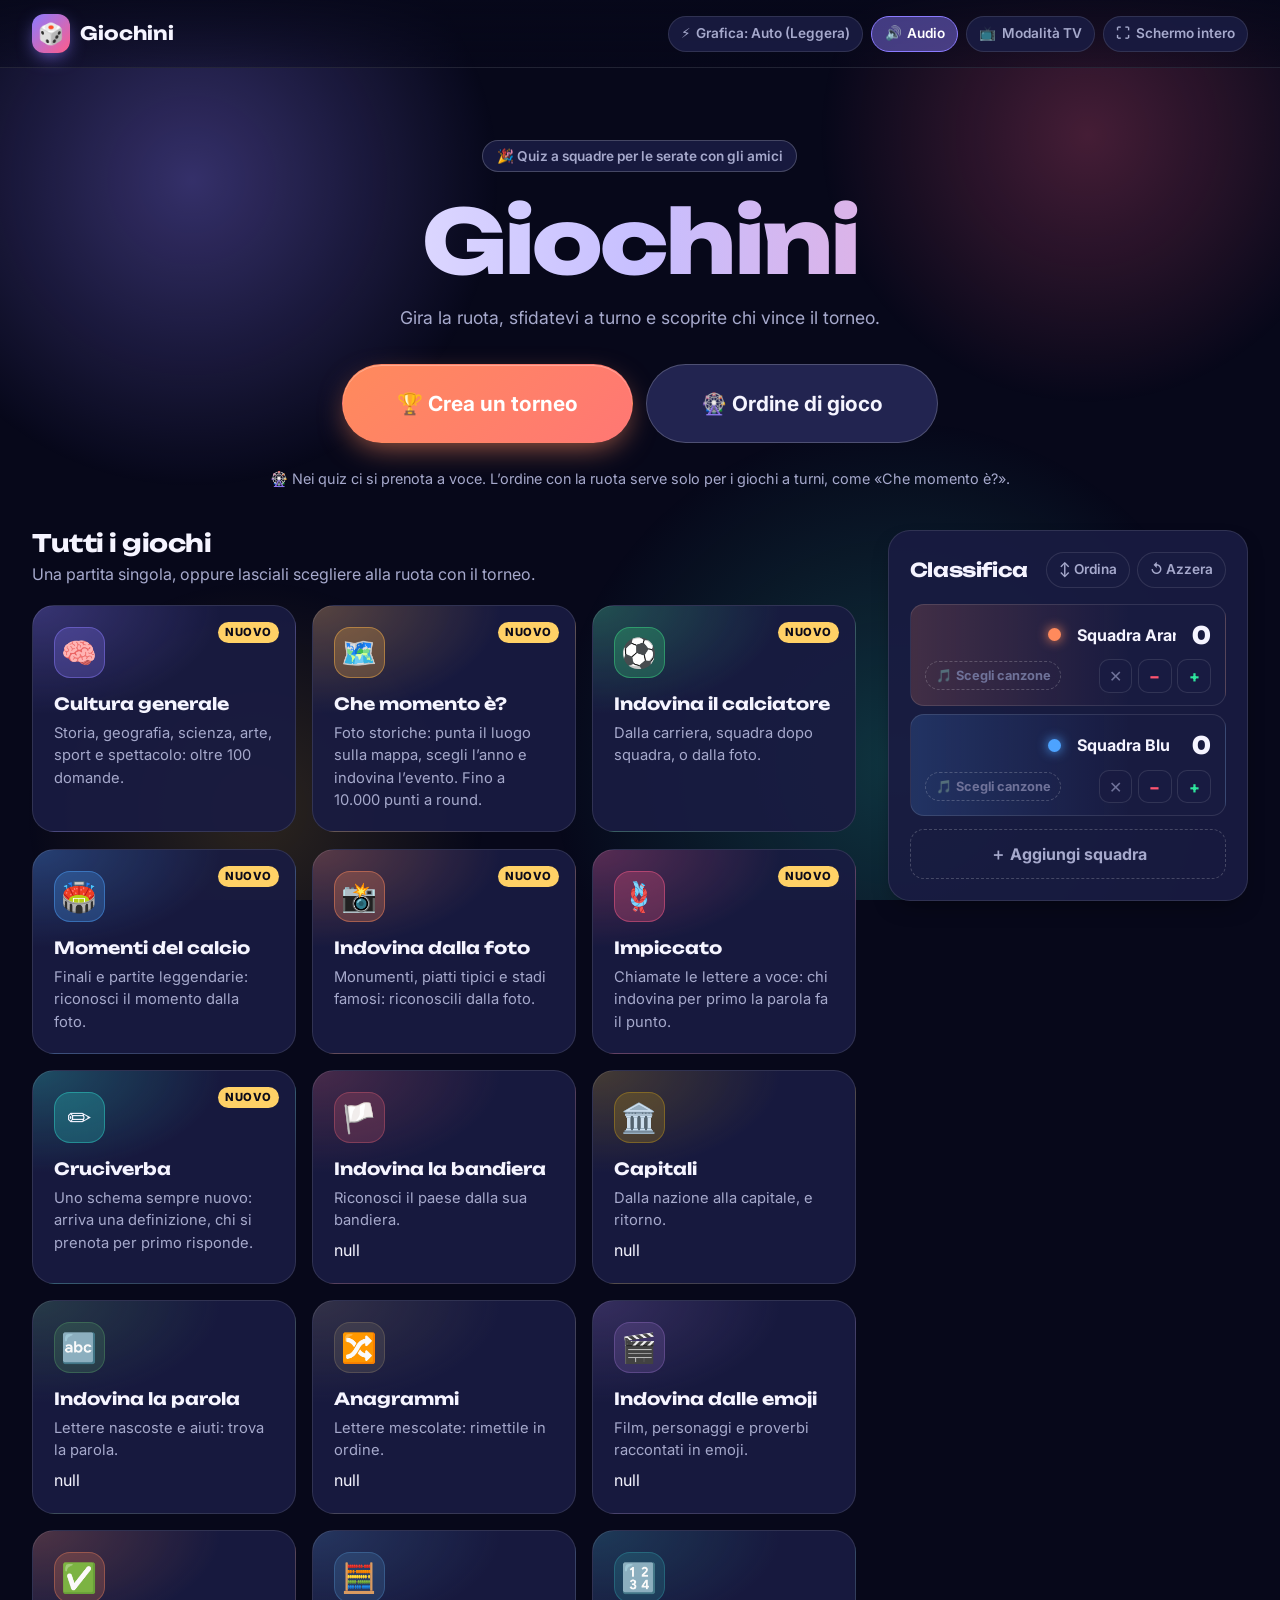
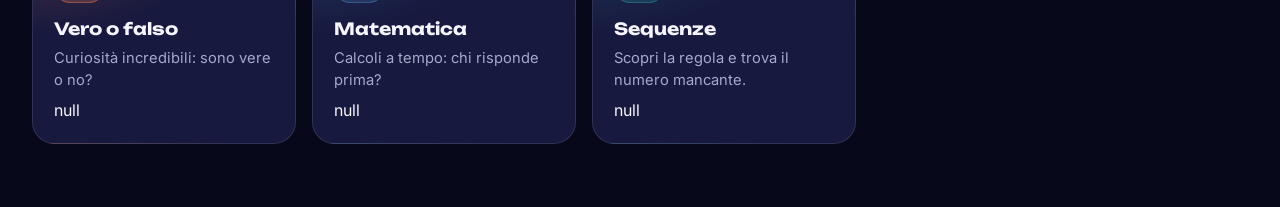
<file: index.html>
<!doctype html>
<html lang="it">
<head>
  <meta charset="utf-8">
  <meta name="viewport" content="width=device-width, initial-scale=1, viewport-fit=cover">
  <meta name="theme-color" content="#07081a">
  <title>Giochini</title>
  <link rel="icon" href="data:image/svg+xml,<svg xmlns='http://www.w3.org/2000/svg' viewBox='0 0 100 100'><text y='.9em' font-size='90'>🎲</text></svg>">
  <link rel="preconnect" href="https://fonts.googleapis.com">
  <link rel="preconnect" href="https://fonts.gstatic.com" crossorigin>
  <link href="https://fonts.googleapis.com/css2?family=Unbounded:wght@600;700;800&family=Inter:wght@400;500;600;700;800&display=swap" rel="stylesheet">
  <script src="js/perf.js"></script>
  <link rel="stylesheet" href="css/style.css">
</head>
<body>
  <header class="topbar">
    <a class="brand" href="./" aria-label="Giochini, pagina principale">
      <span class="brand-logo" aria-hidden="true">🎲</span>
      <span class="brand-name">Giochini</span>
    </a>
    <div class="topbar-actions">
      <button class="icon-btn" id="btn-perf" type="button" title="Qualità grafica"><span aria-hidden="true">⚡</span><span class="btn-label">Grafica: Auto</span></button>
      <button class="icon-btn" id="btn-mute" type="button" aria-pressed="true"><span aria-hidden="true">🔊</span><span class="btn-label">Audio</span></button>
      <button class="icon-btn" id="btn-tv" type="button" aria-pressed="false" title="Modalità TV: testi più grandi per lo schermo condiviso">
        <span aria-hidden="true">📺</span><span class="btn-label">Modalità TV</span>
      </button>
      <button class="icon-btn" id="btn-fullscreen" type="button" title="Schermo intero">
        <span aria-hidden="true">⛶</span><span class="btn-label">Schermo intero</span>
      </button>
    </div>
  </header>

  <section class="hero">
    <span class="hero-kicker rise">🎉 Quiz a squadre per le serate con gli amici</span>
    <h1 class="hero-title">Giochini</h1>
    <p class="hero-sub rise" style="--i:2">Gira la ruota, sfidatevi a turno e scoprite chi vince il torneo.</p>
    <div class="hero-actions rise" style="--i:3">
      <button class="primary-btn huge" id="btn-tour" type="button" style="--c:#ff8a5c">🏆 Crea un torneo</button>
      <button class="secondary-btn huge" id="btn-order" type="button">🎡 Ordine di gioco</button>
    </div>
    <div class="order-bar" id="order-bar" aria-live="polite"></div>
  </section>

  <div class="tour-banner" id="tour-banner" hidden>
    <div class="tour-banner-inner">
      <div>🏆 <strong>Torneo in corso</strong> · <span id="tour-banner-text"></span></div>
      <div class="play-actions" style="margin:0">
        <button class="ghost-btn" id="btn-tour-quit" type="button">Abbandona</button>
        <a class="primary-btn" id="btn-tour-continue" href="#">Continua ▶</a>
      </div>
    </div>
  </div>

  <main class="layout">
    <section class="games" aria-labelledby="games-title">
      <div class="section-head">
        <div>
          <h2 id="games-title">Tutti i giochi</h2>
          <p class="subtitle">Una partita singola, oppure lasciali scegliere alla ruota con il torneo.</p>
        </div>
      </div>
      <ul class="games-grid" id="games-grid"></ul>
    </section>

    <aside class="scoreboard" aria-labelledby="score-title">
      <div class="scoreboard-head">
        <h2 id="score-title">Classifica</h2>
        <div class="scoreboard-tools">
          <button class="chip-btn" id="btn-sort" type="button" aria-pressed="false" title="Ordina per punteggio">↕ Ordina</button>
          <button class="chip-btn" id="btn-reset" type="button" title="Azzera tutti i punteggi">↺ Azzera</button>
        </div>
      </div>
      <ol class="teams" id="teams"></ol>
      <button class="add-team" id="btn-add-team" type="button">＋ Aggiungi squadra</button>
    </aside>
  </main>

  <!-- Ruota dell'ordine di gioco -->
  <dialog class="modal" id="order-modal" aria-labelledby="order-title">
    <button class="modal-close" type="button" data-close aria-label="Chiudi">✕</button>
    <div class="modal-body">
      <h2 id="order-title">Chi gioca per primo?</h2>
      <p id="order-text">La ruota decide l'ordine delle squadre. Lo ricorderemo per tutte le partite.</p>
      <div id="order-wheel"></div>
      <div class="wheel-result" id="order-result" aria-live="assertive"></div>
      <ol class="picked-list" id="order-picked"></ol>
      <div class="modal-actions">
        <button class="primary-btn big" id="btn-order-spin" type="button">🎡 Gira la ruota</button>
        <button class="primary-btn big" id="btn-order-done" type="button" hidden>Fatto ✓</button>
      </div>
    </div>
  </dialog>

  <!-- Creazione torneo -->
  <dialog class="modal wide" id="tour-modal" aria-labelledby="tour-title">
    <button class="modal-close" type="button" data-close aria-label="Chiudi">✕</button>
    <div class="modal-body">
      <div id="tour-step-setup">
        <div class="modal-emoji" aria-hidden="true">🏆</div>
        <h2 id="tour-title">Nuovo torneo</h2>
        <p>La ruota estrae i giochi e si passa dall'uno all'altro senza tornare al menù. In ogni gioco si fanno più domande: tutte le squadre si prenotano a voce.<br>Ogni gioco assegna punti in base al piazzamento: 5 al primo, 3 al secondo, 2 al terzo, 1 al quarto.</p>
        <form id="tour-form" class="tour-options"></form>
        <div class="modal-actions">
          <button class="primary-btn big" id="btn-tour-draw" type="button">🎡 Estrai i giochi</button>
        </div>
      </div>
      <div id="tour-step-draw" hidden>
        <h2>Estrazione dei giochi</h2>
        <p id="tour-draw-text"></p>
        <div id="tour-wheel"></div>
        <div class="wheel-result" id="tour-result" aria-live="assertive"></div>
        <ol class="lineup" id="tour-lineup"></ol>
        <div class="modal-actions">
          <button class="ghost-btn" id="btn-tour-back" type="button" hidden>↺ Rifai</button>
          <button class="primary-btn big" id="btn-tour-start" type="button" hidden>Inizia il torneo ▶</button>
        </div>
      </div>
    </div>
  </dialog>

  <!-- Canzone della vittoria -->
  <dialog class="modal" id="song-modal" aria-labelledby="song-title">
    <button class="modal-close" type="button" data-close aria-label="Chiudi">✕</button>
    <div class="modal-body">
      <div class="modal-emoji" aria-hidden="true">🎵</div>
      <h2 id="song-title">Canzone della vittoria</h2>
      <p id="song-text">Parte quando questa squadra vince una partita o il torneo.</p>
      <ul class="song-list" id="song-list"></ul>
      <p class="song-empty" id="song-empty">Nessuna canzone nella cartella <code>musica/</code>. Mettici i tuoi mp3 e scrivi i nomi in <code>js/data/canzoni.js</code>, oppure caricane uno qui sotto.</p>
      <div class="modal-actions">
        <label class="secondary-btn file-btn">📁 Carica un mp3 dal dispositivo<input type="file" id="song-file" accept="audio/*,.mp3" hidden></label>
        <button class="ghost-btn" id="btn-song-none" type="button">Nessuna canzone</button>
      </div>
    </div>
  </dialog>

  <template id="team-template">
    <li class="team">
      <span class="team-rank" aria-hidden="true"></span>
      <span class="team-color" aria-hidden="true"></span>
      <input class="team-name" type="text" maxlength="24" aria-label="Nome squadra" spellcheck="false">
      <div class="team-score" aria-live="polite"></div>
      <button class="team-song" type="button" title="Canzone della vittoria"><span aria-hidden="true">🎵</span> <span class="team-song-name">Scegli canzone</span></button>
      <div class="team-controls">
        <button class="score-btn minus" type="button" data-delta="-1" aria-label="Togli un punto">−</button>
        <button class="score-btn plus" type="button" data-delta="1" aria-label="Aggiungi un punto">+</button>
        <button class="remove-btn" type="button" aria-label="Elimina squadra" title="Elimina squadra">✕</button>
      </div>
    </li>
  </template>

  <script src="js/storage.js"></script>
  <script src="js/util.js"></script>
  <script src="js/teams.js"></script>
  <script src="js/order.js"></script>
  <script src="js/tournament.js"></script>
  <script src="js/fx.js"></script>
  <script src="js/songs.js"></script>
  <script src="js/data/canzoni.js"></script>
  <script src="js/wheel.js"></script>
  <script src="js/data/paesi.js"></script>
  <script src="js/data/parole.js"></script>
  <script src="js/data/emoji.js"></script>
  <script src="js/data/verofalso.js"></script>
  <script src="js/data/foto.js"></script>
  <script src="js/data/calciatori.js"></script>
  <script src="js/data/momenti.js"></script>
  <script src="js/data/storico.js"></script>
  <script src="js/data/cruciverba.js"></script>
  <script src="js/data/cultura.js"></script>
  <script src="js/games.js"></script>
  <script src="js/games/storico.js"></script>
  <script src="js/games/impiccato.js"></script>
  <script src="js/games/cruciverba.js"></script>
  <script src="js/ui.js"></script>
  <script src="js/app.js"></script>
</body>
</html>
</file>
<file: css/style.css>
/* ============================================================
   Giochini — tema scuro "game show"
   ============================================================ */
:root {
  --bg: #07081a;
  --bg-2: #0d1033;
  --glass: rgba(255, 255, 255, 0.055);
  --glass-2: rgba(255, 255, 255, 0.09);
  --glass-3: rgba(255, 255, 255, 0.14);
  --line: rgba(255, 255, 255, 0.11);
  --line-2: rgba(255, 255, 255, 0.2);
  --text: #f5f4ff;
  --muted: #a6a9cc;
  --faint: #6f7299;
  --accent: #8b7bff;
  --gold: #ffd166;
  --ok: #2ee59d;
  --bad: #ff5470;
  --radius: 22px;
  --radius-s: 14px;
  --shadow: 0 20px 60px -20px rgba(0, 0, 0, 0.7);
  --display: 'Unbounded', 'Inter', system-ui, sans-serif;
  --body: 'Inter', system-ui, -apple-system, 'Segoe UI', sans-serif;
  --ease-out: cubic-bezier(0.16, 1, 0.3, 1);
  --ease-spring: cubic-bezier(0.34, 1.56, 0.64, 1);
  color-scheme: dark;
}
html.tv { font-size: 125%; }

*, *::before, *::after { box-sizing: border-box; }
html, body { margin: 0; }
body {
  min-height: 100vh;
  font-family: var(--body);
  color: var(--text);
  background: var(--bg);
  line-height: 1.5;
  overflow-x: hidden;
  -webkit-font-smoothing: antialiased;
}
/* Sfondo animato: macchie di colore sfocate che si muovono lentamente */
body::before {
  content: '';
  position: fixed;
  inset: -20vmax;
  z-index: -2;
  background:
    radial-gradient(40vmax 40vmax at 15% 20%, rgba(139, 123, 255, 0.35), transparent 60%),
    radial-gradient(35vmax 35vmax at 85% 15%, rgba(255, 92, 138, 0.25), transparent 60%),
    radial-gradient(45vmax 45vmax at 70% 85%, rgba(47, 212, 201, 0.22), transparent 60%),
    radial-gradient(30vmax 30vmax at 20% 90%, rgba(255, 201, 60, 0.15), transparent 60%);
  filter: blur(20px);
  animation: drift 28s ease-in-out infinite alternate;
}
body::after {
  content: '';
  position: fixed;
  inset: 0;
  z-index: -1;
  pointer-events: none;
  background-image: radial-gradient(rgba(255, 255, 255, 0.07) 1px, transparent 1px);
  background-size: 28px 28px;
  mask-image: radial-gradient(ellipse at center, #000 30%, transparent 80%);
}
@keyframes drift {
  0% { transform: translate3d(0, 0, 0) rotate(0deg) scale(1); }
  50% { transform: translate3d(4vmax, -3vmax, 0) rotate(8deg) scale(1.05); }
  100% { transform: translate3d(-3vmax, 3vmax, 0) rotate(-6deg) scale(1.02); }
}

a { color: inherit; }
h1, h2, h3 { font-family: var(--display); font-weight: 700; letter-spacing: -0.02em; line-height: 1.15; margin: 0; }
button, input, select { font: inherit; color: inherit; }
button { cursor: pointer; }
[hidden] { display: none !important; }
:focus-visible { outline: 3px solid var(--accent); outline-offset: 3px; border-radius: 8px; }
kbd {
  font-family: ui-monospace, monospace;
  font-size: 0.8em;
  padding: 0.1em 0.45em;
  border: 1px solid var(--line-2);
  border-bottom-width: 2px;
  border-radius: 6px;
  background: var(--glass);
}

/* ---------- Pulsanti ---------- */
.primary-btn, .secondary-btn, .ghost-btn {
  --c: var(--accent);
  position: relative;
  display: inline-flex;
  align-items: center;
  justify-content: center;
  gap: 0.5em;
  padding: 0.85em 1.5em;
  border-radius: 999px;
  border: 1px solid transparent;
  font-weight: 700;
  text-decoration: none;
  overflow: hidden;
  transition: transform 0.25s var(--ease-spring), box-shadow 0.25s, background 0.25s, border-color 0.25s;
  -webkit-tap-highlight-color: transparent;
}
.primary-btn {
  color: #fff;
  background: linear-gradient(135deg, var(--c), color-mix(in oklab, var(--c), #ff5c8a 45%));
  box-shadow: 0 10px 30px -8px color-mix(in oklab, var(--c), transparent 30%), inset 0 1px 0 rgba(255, 255, 255, 0.3);
}
.primary-btn::after {
  content: '';
  position: absolute;
  inset: 0;
  background: linear-gradient(105deg, transparent 35%, rgba(255, 255, 255, 0.35) 50%, transparent 65%);
  transform: translateX(-120%);
  transition: transform 0.7s var(--ease-out);
}
.primary-btn:hover::after { transform: translateX(120%); }
.secondary-btn { background: var(--glass-2); border-color: var(--line-2); backdrop-filter: blur(12px); }
.secondary-btn:hover { background: var(--glass-3); }
.ghost-btn { background: transparent; border-color: var(--line); color: var(--muted); }
.ghost-btn:hover { color: var(--text); border-color: var(--line-2); }
.primary-btn:hover, .secondary-btn:hover, .ghost-btn:hover { transform: translateY(-2px); }
.primary-btn:active, .secondary-btn:active, .ghost-btn:active { transform: translateY(1px) scale(0.98); }
.primary-btn:disabled, .secondary-btn:disabled { opacity: 0.45; pointer-events: none; }
.big { font-size: 1.15rem; padding: 1em 2.2em; }
.huge { font-size: 1.3rem; padding: 1.1em 2.6em; }

.chip-btn, .icon-btn {
  display: inline-flex;
  align-items: center;
  gap: 0.4em;
  padding: 0.5em 0.9em;
  border-radius: 999px;
  border: 1px solid var(--line);
  background: var(--glass);
  font-size: 0.85rem;
  font-weight: 600;
  color: var(--muted);
  transition: background 0.2s, color 0.2s, border-color 0.2s, transform 0.2s;
}
.chip-btn:hover, .icon-btn:hover { color: var(--text); background: var(--glass-2); border-color: var(--line-2); }
.chip-btn[aria-pressed='true'], .icon-btn[aria-pressed='true'] { color: #fff; background: color-mix(in oklab, var(--accent), transparent 55%); border-color: var(--accent); }

/* ---------- Barra in alto ---------- */
.topbar {
  position: sticky;
  top: 0;
  z-index: 20;
  display: flex;
  align-items: center;
  justify-content: space-between;
  gap: 1rem;
  padding: 0.9rem clamp(1rem, 3vw, 2rem);
  background: linear-gradient(to bottom, rgba(7, 8, 26, 0.85), rgba(7, 8, 26, 0.4));
  backdrop-filter: blur(16px) saturate(1.4);
  border-bottom: 1px solid var(--line);
}
.brand { display: inline-flex; align-items: center; gap: 0.6rem; text-decoration: none; }
.brand-logo {
  display: grid;
  place-items: center;
  width: 2.4rem;
  height: 2.4rem;
  border-radius: 12px;
  font-size: 1.3rem;
  background: linear-gradient(135deg, var(--accent), #ff5c8a);
  box-shadow: 0 6px 20px -6px var(--accent);
  transition: transform 0.4s var(--ease-spring);
}
.brand:hover .brand-logo { transform: rotate(-12deg) scale(1.08); }
.brand-name { font-family: var(--display); font-weight: 700; font-size: 1.15rem; }
.topbar-actions { display: flex; gap: 0.5rem; }
@media (max-width: 640px) { .btn-label { display: none; } }

/* ---------- Animazioni d'entrata ---------- */
@keyframes rise { from { opacity: 0; transform: translateY(24px) scale(0.98); } to { opacity: 1; transform: none; } }
@keyframes pop { 0% { transform: scale(0.6); opacity: 0; } 70% { transform: scale(1.08); opacity: 1; } 100% { transform: scale(1); } }
@keyframes shimmer { to { background-position: 200% center; } }
@keyframes float { 0%, 100% { transform: translateY(0); } 50% { transform: translateY(-8px); } }
@keyframes pulse-ring { 0% { box-shadow: 0 0 0 0 color-mix(in oklab, var(--team, var(--accent)), transparent 30%); } 100% { box-shadow: 0 0 0 14px transparent; } }
@keyframes shake { 0%, 100% { transform: translateX(0); } 20%, 60% { transform: translateX(-8px); } 40%, 80% { transform: translateX(8px); } }
.rise { animation: rise 0.7s var(--ease-out) both; animation-delay: calc(var(--i, 0) * 60ms); }

/* ============================================================
   HOME
   ============================================================ */
.hero {
  max-width: 1280px;
  margin: 0 auto;
  padding: clamp(2rem, 6vw, 4.5rem) clamp(1rem, 3vw, 2rem) 1.5rem;
  text-align: center;
}
.hero-kicker {
  display: inline-flex;
  align-items: center;
  gap: 0.5em;
  padding: 0.35em 1em;
  border-radius: 999px;
  border: 1px solid var(--line-2);
  background: var(--glass);
  color: var(--muted);
  font-size: 0.85rem;
  font-weight: 600;
}
.hero-title {
  margin: 1.2rem 0 0.8rem;
  font-size: clamp(2.6rem, 8vw, 5.5rem);
  font-weight: 800;
  background: linear-gradient(90deg, #fff, #c7bfff, #ff9ec0, #8ff3e8, #fff);
  background-size: 200% auto;
  -webkit-background-clip: text;
  background-clip: text;
  color: transparent;
  animation: shimmer 6s linear infinite;
}
.hero-sub { max-width: 40rem; margin: 0 auto; color: var(--muted); font-size: 1.1rem; }
.hero-actions { display: flex; flex-wrap: wrap; justify-content: center; gap: 0.8rem; margin-top: 2rem; }

.order-bar {
  display: flex;
  flex-wrap: wrap;
  align-items: center;
  justify-content: center;
  gap: 0.5rem;
  margin-top: 1.6rem;
  color: var(--muted);
  font-size: 0.9rem;
}
.order-chip {
  display: inline-flex;
  align-items: center;
  gap: 0.45em;
  padding: 0.35em 0.85em 0.35em 0.4em;
  border-radius: 999px;
  background: var(--glass);
  border: 1px solid var(--line);
  color: var(--text);
  font-weight: 600;
  animation: pop 0.5s var(--ease-spring) both;
  animation-delay: calc(var(--i, 0) * 80ms);
}
.order-chip b {
  display: grid;
  place-items: center;
  width: 1.6em;
  height: 1.6em;
  border-radius: 50%;
  background: var(--team);
  color: #0b0b1a;
  font-size: 0.8em;
}

.tour-banner {
  max-width: 1280px;
  margin: 0 auto 1rem;
  padding: 0 clamp(1rem, 3vw, 2rem);
}
.tour-banner-inner {
  display: flex;
  flex-wrap: wrap;
  align-items: center;
  justify-content: space-between;
  gap: 1rem;
  padding: 1rem 1.4rem;
  border-radius: var(--radius);
  background: linear-gradient(120deg, rgba(255, 209, 102, 0.18), rgba(255, 92, 138, 0.14));
  border: 1px solid rgba(255, 209, 102, 0.35);
  box-shadow: var(--shadow);
}
.tour-banner strong { font-family: var(--display); }

.layout {
  display: grid;
  grid-template-columns: minmax(0, 1fr) 360px;
  gap: 2rem;
  max-width: 1280px;
  margin: 0 auto;
  padding: 1rem clamp(1rem, 3vw, 2rem) 4rem;
}
@media (max-width: 960px) { .layout { grid-template-columns: 1fr; } }
.section-head { display: flex; align-items: baseline; justify-content: space-between; gap: 1rem; margin-bottom: 1.2rem; }
.section-head h2 { font-size: 1.5rem; }
.subtitle { color: var(--muted); margin: 0.3rem 0 0; }

.games-grid {
  list-style: none;
  margin: 0;
  padding: 0;
  display: grid;
  grid-template-columns: repeat(auto-fill, minmax(230px, 1fr));
  gap: 1rem;
}
.game-card {
  --accent: #8b7bff;
  position: relative;
  display: flex;
  flex-direction: column;
  gap: 0.4rem;
  height: 100%;
  padding: 1.3rem;
  border-radius: var(--radius);
  background:
    radial-gradient(120% 80% at 0% 0%, color-mix(in oklab, var(--accent), transparent 72%), transparent 60%),
    var(--glass);
  border: 1px solid var(--line);
  text-decoration: none;
  text-align: left;
  overflow: hidden;
  isolation: isolate;
  transform-style: preserve-3d;
  transition: transform 0.4s var(--ease-out), border-color 0.3s, box-shadow 0.4s;
  animation: rise 0.7s var(--ease-out) both;
  animation-delay: calc(var(--i, 0) * 55ms);
}
.game-card::before {
  content: '';
  position: absolute;
  inset: 0;
  z-index: -1;
  background: radial-gradient(300px circle at var(--mx, 50%) var(--my, 50%), color-mix(in oklab, var(--accent), transparent 70%), transparent 60%);
  opacity: 0;
  transition: opacity 0.3s;
}
.game-card:hover {
  transform: translateY(-6px) perspective(800px) rotateX(var(--rx, 0deg)) rotateY(var(--ry, 0deg));
  border-color: color-mix(in oklab, var(--accent), transparent 40%);
  box-shadow: 0 24px 50px -20px color-mix(in oklab, var(--accent), transparent 30%);
}
.game-card:hover::before { opacity: 1; }
.game-emoji {
  display: grid;
  place-items: center;
  width: 3.2rem;
  height: 3.2rem;
  margin-bottom: 0.4rem;
  border-radius: 16px;
  font-size: 1.8rem;
  background: color-mix(in oklab, var(--accent), transparent 75%);
  border: 1px solid color-mix(in oklab, var(--accent), transparent 55%);
  transition: transform 0.5s var(--ease-spring);
}
.game-card:hover .game-emoji { transform: scale(1.12) rotate(-8deg); }
.game-title { font-family: var(--display); font-weight: 700; font-size: 1.05rem; }
.game-desc { color: var(--muted); font-size: 0.92rem; }
.game-badge {
  position: absolute;
  top: 1rem;
  right: 1rem;
  padding: 0.2em 0.65em;
  border-radius: 999px;
  font-size: 0.7rem;
  font-weight: 800;
  letter-spacing: 0.04em;
  text-transform: uppercase;
  color: #0b0b1a;
  background: var(--gold);
}

/* ---------- Classifica ---------- */
.scoreboard {
  position: sticky;
  top: 5.5rem;
  align-self: start;
  padding: 1.3rem;
  border-radius: var(--radius);
  background: var(--glass);
  border: 1px solid var(--line);
  backdrop-filter: blur(16px);
  box-shadow: var(--shadow);
}
@media (max-width: 960px) { .scoreboard { position: static; } }
.scoreboard-head { display: flex; align-items: center; justify-content: space-between; gap: 0.5rem; margin-bottom: 1rem; }
.scoreboard-head h2 { font-size: 1.2rem; }
.scoreboard-tools { display: flex; gap: 0.4rem; }
.teams { list-style: none; margin: 0; padding: 0; display: grid; gap: 0.55rem; }
.team {
  display: grid;
  grid-template-columns: auto auto minmax(0, 1fr) auto;
  grid-template-areas: 'rank color name score' 'controls controls controls controls';
  align-items: center;
  gap: 0.4rem 0.6rem;
  padding: 0.75rem 0.9rem;
  border-radius: var(--radius-s);
  background: linear-gradient(90deg, color-mix(in oklab, var(--team), transparent 82%), transparent 70%), var(--glass);
  border: 1px solid var(--line);
  transition: transform 0.3s var(--ease-out), border-color 0.3s;
}
.team.leader { border-color: color-mix(in oklab, var(--gold), transparent 40%); box-shadow: 0 0 24px -8px var(--gold); }
.team.leader .team-name { padding-right: 1.3em; background: url("data:image/svg+xml,<svg xmlns='http://www.w3.org/2000/svg' viewBox='0 0 100 100'><text y='.9em' font-size='80'>👑</text></svg>") right center / 1em no-repeat; }
.team-rank { grid-area: rank; font-weight: 800; color: var(--muted); min-width: 0; }
.teams:not(.ranked) .team-rank { display: none; }
.team-color { grid-area: color; width: 0.85rem; height: 0.85rem; border-radius: 50%; background: var(--team); box-shadow: 0 0 12px var(--team); }
.team-name {
  grid-area: name;
  min-width: 0;
  padding: 0.2em 0.3em;
  border: 1px solid transparent;
  border-radius: 8px;
  background: transparent;
  font-weight: 700;
}
.team-name:hover { border-color: var(--line); }
.team-name:focus { outline: none; border-color: var(--team); background: rgba(0, 0, 0, 0.25); }
.team-score { grid-area: score; font-family: var(--display); font-size: 1.5rem; font-weight: 800; font-variant-numeric: tabular-nums; }
.team-score.bump { animation: pop 0.45s var(--ease-spring); }
.team-controls { grid-area: controls; display: flex; gap: 0.35rem; justify-content: flex-end; }
.score-btn, .remove-btn {
  width: 2.1rem;
  height: 2.1rem;
  border-radius: 10px;
  border: 1px solid var(--line);
  background: var(--glass);
  font-weight: 800;
  transition: background 0.2s, transform 0.2s var(--ease-spring);
}
.score-btn:hover { background: var(--glass-3); transform: scale(1.08); }
.score-btn.plus { color: var(--ok); }
.score-btn.minus { color: var(--bad); }
.remove-btn { color: var(--faint); margin-left: auto; order: -1; }
.remove-btn:hover { color: var(--bad); }
.add-team {
  width: 100%;
  margin-top: 0.8rem;
  padding: 0.75rem;
  border-radius: var(--radius-s);
  border: 1.5px dashed var(--line-2);
  background: transparent;
  color: var(--muted);
  font-weight: 700;
  transition: color 0.2s, border-color 0.2s, background 0.2s;
}
.add-team:hover:not(:disabled) { color: var(--text); border-color: var(--accent); background: var(--glass); }
.add-team:disabled { opacity: 0.4; cursor: not-allowed; }

/* ---------- Finestre modali ---------- */
.modal {
  width: min(680px, calc(100vw - 2rem));
  max-height: calc(100vh - 2rem);
  padding: 0;
  border: 1px solid var(--line-2);
  border-radius: 28px;
  color: var(--text);
  background: linear-gradient(160deg, rgba(30, 32, 80, 0.92), rgba(12, 13, 40, 0.95));
  box-shadow: 0 40px 120px -20px rgba(0, 0, 0, 0.8), inset 0 1px 0 rgba(255, 255, 255, 0.1);
  backdrop-filter: blur(20px);
}
.modal { overflow-x: hidden; }
.modal.wide { width: min(980px, calc(100vw - 2rem)); }
.modal[open] { animation: pop 0.45s var(--ease-spring); }
.modal::backdrop { background: rgba(3, 3, 15, 0.65); backdrop-filter: blur(6px); }
.modal-body { padding: clamp(1.4rem, 4vw, 2.4rem); text-align: center; }
.modal-close {
  position: absolute;
  top: 1rem;
  right: 1rem;
  width: 2.4rem;
  height: 2.4rem;
  border-radius: 50%;
  border: 1px solid var(--line);
  background: var(--glass);
  font-size: 1rem;
  z-index: 2;
}
.modal-close:hover { background: var(--glass-3); }
.modal h2 { font-size: 1.6rem; margin-bottom: 0.4rem; }
.modal p { color: var(--muted); }
.modal-emoji { font-size: 3rem; animation: float 3s ease-in-out infinite; }
.modal-actions { display: flex; flex-wrap: wrap; justify-content: center; gap: 0.7rem; margin-top: 1.4rem; }

/* ---------- Ruota ---------- */
.wheel-wrap {
  position: relative;
  width: min(420px, 78vw);
  aspect-ratio: 1;
  margin: 1.4rem auto 1rem;
}
.wheel-wrap::before {
  content: '';
  position: absolute;
  inset: -14px;
  border-radius: 50%;
  background: conic-gradient(from 0deg, #ffd166, #ff5c8a, #8b7bff, #2fd4c9, #ffd166);
  filter: blur(18px);
  opacity: 0.55;
  animation: spin-slow 8s linear infinite;
}
@keyframes spin-slow { to { transform: rotate(360deg); } }
.wheel-wrap > svg:not(.wheel-pointer) { position: relative; display: block; width: 100%; height: 100%; filter: drop-shadow(0 20px 40px rgba(0, 0, 0, 0.6)); }
.wheel-label { font-family: var(--body); font-weight: 800; fill: #0b0b1a; paint-order: stroke; stroke: rgba(255, 255, 255, 0.35); stroke-width: 0.6px; }
.wheel-pointer {
  position: absolute;
  top: -10px;
  left: 50%;
  width: 34px;
  height: 44px;
  transform: translateX(-50%);
  transform-origin: 50% 20%;
  filter: drop-shadow(0 6px 10px rgba(0, 0, 0, 0.6));
  z-index: 2;
}
.wheel-pointer.tick { animation: tick 0.12s ease-out; }
@keyframes tick { 50% { transform: translateX(-50%) rotate(-14deg); } }
.wheel-hub {
  position: absolute;
  inset: 50% auto auto 50%;
  width: 22%;
  aspect-ratio: 1;
  transform: translate(-50%, -50%);
  border-radius: 50%;
  display: grid;
  place-items: center;
  font-size: 2rem;
  background: radial-gradient(circle at 35% 30%, #fff, #d9d6ff 40%, #8b7bff);
  box-shadow: 0 6px 24px rgba(0, 0, 0, 0.5), inset 0 -4px 10px rgba(0, 0, 0, 0.25);
  border: none;
  z-index: 2;
  transition: transform 0.3s var(--ease-spring);
}
button.wheel-hub:hover:not(:disabled) { transform: translate(-50%, -50%) scale(1.08); }
.wheel-result { min-height: 2.6rem; font-family: var(--display); font-size: 1.4rem; }
.wheel-result .pop { display: inline-block; animation: pop 0.5s var(--ease-spring); }
.picked-list { list-style: none; display: flex; flex-wrap: wrap; justify-content: center; gap: 0.5rem; padding: 0; margin: 0.8rem 0 0; }

/* ---------- Torneo ---------- */
.tour-options { display: grid; gap: 1rem; margin: 1.4rem 0; text-align: left; }
.lineup { list-style: none; padding: 0; margin: 1rem 0 0; display: grid; gap: 0.5rem; text-align: left; counter-reset: lineup; }
.lineup li {
  counter-increment: lineup;
  display: flex;
  align-items: center;
  gap: 0.8rem;
  padding: 0.7rem 1rem;
  border-radius: var(--radius-s);
  background: linear-gradient(90deg, color-mix(in oklab, var(--accent), transparent 78%), var(--glass));
  border: 1px solid var(--line);
  animation: rise 0.5s var(--ease-out) both;
}
.lineup li::before { content: counter(lineup); font-family: var(--display); font-weight: 800; color: var(--muted); min-width: 1.4em; }
.lineup li.done { opacity: 0.5; }
.lineup li.current { border-color: var(--gold); box-shadow: 0 0 20px -6px var(--gold); }
.lineup .li-emoji { font-size: 1.5rem; }
.lineup .li-title { font-weight: 700; flex: 1; }

/* ============================================================
   PAGINA DI GIOCO
   ============================================================ */
.stage { max-width: 1100px; margin: 0 auto; padding: 1.5rem clamp(1rem, 3vw, 2rem) 7rem; }
.panel {
  position: relative;
  padding: clamp(1.3rem, 4vw, 2.4rem);
  border-radius: 28px;
  background: var(--glass);
  border: 1px solid var(--line);
  backdrop-filter: blur(16px);
  box-shadow: var(--shadow);
  animation: rise 0.6s var(--ease-out) both;
}
.setup-head { display: flex; align-items: center; gap: 1.2rem; margin-bottom: 1.6rem; }
.setup-emoji {
  display: grid;
  place-items: center;
  flex: none;
  width: 4.5rem;
  height: 4.5rem;
  border-radius: 22px;
  font-size: 2.4rem;
  background: color-mix(in oklab, var(--accent), transparent 72%);
  border: 1px solid color-mix(in oklab, var(--accent), transparent 45%);
  box-shadow: 0 10px 40px -10px var(--accent);
  animation: float 4s ease-in-out infinite;
}
.setup-head h1 { font-size: clamp(1.6rem, 4vw, 2.3rem); }
.options { display: grid; gap: 1.1rem; margin-bottom: 1.8rem; }
.option { border: 0; padding: 0; margin: 0; min-width: 0; }
.option legend { padding: 0; margin-bottom: 0.5rem; font-weight: 700; color: var(--muted); font-size: 0.85rem; text-transform: uppercase; letter-spacing: 0.06em; }
.segmented { display: flex; flex-wrap: wrap; gap: 0.4rem; }
.segmented input { position: absolute; opacity: 0; pointer-events: none; }
.segmented label {
  padding: 0.55em 1.1em;
  border-radius: 999px;
  border: 1px solid var(--line);
  background: var(--glass);
  font-weight: 600;
  cursor: pointer;
  transition: background 0.2s, border-color 0.2s, transform 0.2s var(--ease-spring), box-shadow 0.2s;
}
.segmented label:hover { background: var(--glass-2); }
.segmented input:checked + label {
  color: #fff;
  background: linear-gradient(135deg, var(--accent), color-mix(in oklab, var(--accent), #ff5c8a 40%));
  border-color: transparent;
  box-shadow: 0 6px 20px -6px var(--accent);
  transform: scale(1.04);
}
.segmented input:focus-visible + label { outline: 3px solid var(--accent); outline-offset: 2px; }
.setup-note { margin: 1.2rem 0 0; color: var(--faint); font-size: 0.9rem; }

/* ---------- Intro / conto alla rovescia ---------- */
.overlay {
  position: fixed;
  inset: 0;
  z-index: 50;
  display: grid;
  place-items: center;
  text-align: center;
  background: radial-gradient(circle at center, rgba(20, 20, 60, 0.85), rgba(3, 3, 15, 0.95));
  backdrop-filter: blur(10px);
  animation: fade-in 0.3s ease both;
}
@keyframes fade-in { from { opacity: 0; } }
.overlay-kicker { color: var(--gold); font-weight: 800; letter-spacing: 0.15em; text-transform: uppercase; }
.overlay-emoji { font-size: clamp(4rem, 12vw, 7rem); animation: pop 0.6s var(--ease-spring) both; }
.overlay-title { font-size: clamp(2rem, 6vw, 4rem); margin: 0.3rem 0 1rem; animation: rise 0.6s var(--ease-out) 0.1s both; }
.overlay-count {
  font-family: var(--display);
  font-size: clamp(5rem, 18vw, 11rem);
  font-weight: 800;
  line-height: 1;
  background: linear-gradient(180deg, #fff, var(--accent));
  -webkit-background-clip: text;
  background-clip: text;
  color: transparent;
}
.overlay-count.go { animation: count 0.9s var(--ease-out) both; }
@keyframes count { 0% { transform: scale(2.2); opacity: 0; } 30% { transform: scale(1); opacity: 1; } 100% { transform: scale(0.8); opacity: 0; } }

/* ---------- Turno ---------- */
.turn-pill {
  --team: var(--accent);
  display: inline-flex;
  align-items: center;
  gap: 0.6em;
  padding: 0.5em 1.1em 0.5em 0.6em;
  border-radius: 999px;
  background: linear-gradient(90deg, color-mix(in oklab, var(--team), transparent 55%), color-mix(in oklab, var(--team), transparent 85%));
  border: 1px solid color-mix(in oklab, var(--team), transparent 30%);
  font-weight: 700;
  animation: pop 0.5s var(--ease-spring), pulse-ring 1.6s ease-out 0.5s 2;
}
.turn-pill .dot { width: 1.6em; height: 1.6em; border-radius: 50%; background: var(--team); box-shadow: 0 0 16px var(--team); }
.turn-pill small { color: var(--muted); font-weight: 600; }

.play-head { display: flex; flex-wrap: wrap; align-items: center; gap: 0.7rem; margin-bottom: 1.4rem; }
.q-progress { font-weight: 700; color: var(--muted); }
.q-tag {
  padding: 0.25em 0.8em;
  border-radius: 999px;
  font-size: 0.8rem;
  font-weight: 700;
  background: color-mix(in oklab, var(--accent), transparent 75%);
  border: 1px solid color-mix(in oklab, var(--accent), transparent 50%);
}
.progress-bar { flex-basis: 100%; height: 6px; border-radius: 99px; background: var(--glass-2); overflow: hidden; }
.progress-bar > i { display: block; height: 100%; width: 0; border-radius: inherit; background: linear-gradient(90deg, var(--accent), #ff5c8a); transition: width 0.6s var(--ease-out); }
.timer { display: flex; align-items: center; gap: 0.6rem; margin-left: auto; }
.timer-track { width: clamp(80px, 18vw, 160px); height: 10px; border-radius: 99px; background: var(--glass-2); overflow: hidden; }
.timer-bar { height: 100%; border-radius: inherit; background: linear-gradient(90deg, var(--ok), var(--gold)); transform-origin: left; }
.timer-num { min-width: 2ch; font-family: var(--display); font-weight: 800; font-variant-numeric: tabular-nums; }
.timer.urgent .timer-bar { background: var(--bad); }
.timer.urgent .timer-num { color: var(--bad); animation: pop 0.5s infinite; }

/* ---------- Domanda ---------- */
.question { text-align: center; }
.question.enter { animation: rise 0.5s var(--ease-out) both; }
.q-prompt { margin: 0 0 1rem; font-size: clamp(1.1rem, 2.5vw, 1.4rem); font-weight: 600; color: var(--muted); }
.q-image {
  display: block;
  max-width: min(420px, 100%);
  max-height: 260px;
  margin: 0 auto 1.4rem;
  border-radius: 12px;
  box-shadow: 0 20px 50px -15px rgba(0, 0, 0, 0.8);
  animation: pop 0.6s var(--ease-spring);
}
.q-image.broken { visibility: hidden; height: 120px; }
.photo-frame {
  position: relative;
  margin: 0 auto 1.2rem;
  width: fit-content;
  max-width: 100%;
  animation: pop 0.6s var(--ease-spring);
}
.photo-frame img {
  display: block;
  max-width: 100%;
  max-height: min(56vh, 560px);
  border-radius: 18px;
  box-shadow: 0 30px 70px -20px rgba(0, 0, 0, 0.85), 0 0 0 1px var(--line-2);
  cursor: zoom-in;
  background: var(--glass);
}
.photo-frame.loading { min-width: min(560px, 90vw); min-height: 300px; border-radius: 18px; background: linear-gradient(100deg, var(--glass) 30%, var(--glass-3) 50%, var(--glass) 70%); background-size: 200% 100%; animation: shimmer 1.2s linear infinite; }
.photo-frame.loading img { opacity: 0; }
.photo-credit { display: block; margin-top: 0.5rem; font-size: 0.75rem; color: var(--faint); text-align: center; }
.photo-credit a { color: var(--muted); }
.lightbox { position: fixed; inset: 0; z-index: 60; display: grid; place-items: center; background: rgba(0, 0, 0, 0.92); cursor: zoom-out; animation: fade-in 0.2s; }
.lightbox img { max-width: 96vw; max-height: 94vh; border-radius: 8px; }

.q-big {
  margin: 0 auto 1.4rem;
  font-family: var(--display);
  font-weight: 800;
  line-height: 1.15;
  letter-spacing: 0.02em;
  word-break: break-word;
  animation: pop 0.55s var(--ease-spring);
}
.q-big.size-xl { font-size: clamp(2.6rem, 9vw, 5.2rem); }
.q-big.size-l { font-size: clamp(1.8rem, 5vw, 3rem); }
.q-big.size-m { font-size: clamp(1.2rem, 3vw, 1.8rem); font-family: var(--body); font-weight: 700; max-width: 46rem; }
.q-big.size-emoji { font-size: clamp(3rem, 10vw, 5.5rem); letter-spacing: 0.1em; }

.q-career { list-style: none; margin: 0 auto 1.4rem; padding: 0; display: flex; flex-wrap: wrap; justify-content: center; gap: 0.5rem; max-width: 52rem; }
.q-career li {
  display: flex;
  flex-direction: column;
  align-items: center;
  padding: 0.55rem 0.9rem;
  border-radius: var(--radius-s);
  background: var(--glass-2);
  border: 1px solid var(--line);
  animation: rise 0.45s var(--ease-out) both;
  animation-delay: calc(var(--i) * 70ms);
}
.q-career li.loan { border-style: dashed; opacity: 0.85; }
.q-career .yrs { font-size: 0.75rem; color: var(--muted); font-variant-numeric: tabular-nums; }
.q-career .club { font-weight: 800; }
.q-career li.loan .club::after { content: ' (prestito)'; font-weight: 500; font-size: 0.75em; color: var(--muted); }

.q-hints { list-style: none; margin: 0 0 1rem; padding: 0; display: grid; gap: 0.4rem; justify-items: center; }
.q-hints li { padding: 0.4em 1em; border-radius: 999px; background: rgba(255, 209, 102, 0.12); border: 1px solid rgba(255, 209, 102, 0.3); animation: pop 0.4s var(--ease-spring); }

.q-choices { list-style: none; margin: 0 auto 1.2rem; padding: 0; display: grid; grid-template-columns: repeat(2, minmax(0, 1fr)); gap: 0.7rem; max-width: 52rem; }
.q-choices.two { max-width: 30rem; }
@media (max-width: 560px) { .q-choices:not(.two) { grid-template-columns: 1fr; } }
.choice {
  position: relative;
  width: 100%;
  min-height: 3.6rem;
  padding: 0.8rem 1rem 0.8rem 3.2rem;
  border-radius: var(--radius-s);
  border: 1px solid var(--line-2);
  background: var(--glass-2);
  font-size: 1.05rem;
  font-weight: 700;
  text-align: left;
  transition: transform 0.25s var(--ease-spring), background 0.2s, border-color 0.2s, opacity 0.3s;
  animation: rise 0.45s var(--ease-out) both;
  animation-delay: calc(var(--i, 0) * 60ms);
}
.choice::before {
  content: attr(data-letter);
  position: absolute;
  left: 0.8rem;
  top: 50%;
  transform: translateY(-50%);
  display: grid;
  place-items: center;
  width: 1.8rem;
  height: 1.8rem;
  border-radius: 8px;
  background: var(--glass-3);
  font-size: 0.85rem;
}
.choice:hover:not(:disabled) { transform: translateY(-3px); background: var(--glass-3); border-color: var(--accent); }
.choice.correct { background: color-mix(in oklab, var(--ok), transparent 70%); border-color: var(--ok); box-shadow: 0 0 30px -8px var(--ok); animation: pop 0.5s var(--ease-spring); }
.choice.correct::before { content: '✓'; background: var(--ok); color: #04210f; }
.choice.wrong { background: color-mix(in oklab, var(--bad), transparent 70%); border-color: var(--bad); animation: shake 0.45s; }
.choice.wrong::before { content: '✕'; background: var(--bad); }
.choice.dim { opacity: 0.4; }
.choice:disabled { cursor: default; }

.q-answer {
  display: inline-flex;
  flex-direction: column;
  align-items: center;
  gap: 0.2rem;
  margin: 0.4rem auto 1.2rem;
  padding: 1rem 2rem;
  border-radius: var(--radius);
  background: linear-gradient(135deg, color-mix(in oklab, var(--ok), transparent 78%), transparent);
  border: 1px solid color-mix(in oklab, var(--ok), transparent 50%);
  animation: pop 0.5s var(--ease-spring);
}
.q-answer-label { font-size: 0.75rem; text-transform: uppercase; letter-spacing: 0.1em; color: var(--muted); font-weight: 700; }
.q-answer strong { font-family: var(--display); font-size: clamp(1.4rem, 4vw, 2rem); }
.q-answer p { margin: 0.3rem 0 0; color: var(--muted); max-width: 40rem; }

.play-actions { display: flex; flex-wrap: wrap; justify-content: center; gap: 0.7rem; margin-top: 0.6rem; }

/* ---------- Assegna punti ---------- */
.award { margin-top: 1.2rem; text-align: center; animation: rise 0.5s var(--ease-out) both; }
.award-title { margin: 0 0 0.8rem; font-weight: 700; }
.award-title span { color: var(--muted); font-weight: 500; }
.award-main { display: flex; flex-wrap: wrap; justify-content: center; gap: 0.6rem; margin-bottom: 0.9rem; }
.verdict-btn {
  --team: var(--accent);
  display: inline-flex;
  align-items: center;
  gap: 0.5em;
  padding: 0.85em 1.4em;
  border-radius: 999px;
  border: 2px solid var(--line-2);
  background: var(--glass-2);
  font-weight: 800;
  font-size: 1.05rem;
  transition: transform 0.25s var(--ease-spring), background 0.2s, border-color 0.2s, box-shadow 0.2s;
}
.verdict-btn:hover { transform: translateY(-2px); }
.verdict-btn.yes[aria-pressed='true'] { background: color-mix(in oklab, var(--ok), transparent 65%); border-color: var(--ok); box-shadow: 0 0 30px -8px var(--ok); }
.verdict-btn.no[aria-pressed='true'] { background: color-mix(in oklab, var(--bad), transparent 70%); border-color: var(--bad); }
.award-others { margin: 0.4rem 0 1rem; color: var(--muted); font-size: 0.9rem; }
.award-teams { display: flex; flex-wrap: wrap; justify-content: center; gap: 0.5rem; margin-top: 0.5rem; }
.award-btn {
  --team: var(--accent);
  display: inline-flex;
  align-items: center;
  gap: 0.5em;
  padding: 0.5em 0.9em 0.5em 0.5em;
  border-radius: 999px;
  border: 1.5px solid color-mix(in oklab, var(--team), transparent 50%);
  background: var(--glass);
  font-weight: 700;
  transition: transform 0.2s var(--ease-spring), background 0.2s;
}
.award-btn:hover { transform: translateY(-2px); background: var(--glass-2); }
.award-key { display: grid; place-items: center; width: 1.6em; height: 1.6em; border-radius: 50%; background: var(--team); color: #0b0b1a; font-size: 0.8em; font-weight: 800; }
.award-check { opacity: 0; transform: scale(0); transition: 0.25s var(--ease-spring); color: var(--ok); }
.award-btn[aria-pressed='true'] { background: color-mix(in oklab, var(--team), transparent 60%); border-color: var(--team); }
.award-btn[aria-pressed='true'] .award-check { opacity: 1; transform: none; }
.kbd-help { margin: 1.6rem 0 0; text-align: center; color: var(--faint); font-size: 0.85rem; }
@media (hover: none) { .kbd-help { display: none; } }

.float-points {
  position: fixed;
  z-index: 70;
  pointer-events: none;
  font-family: var(--display);
  font-weight: 800;
  font-size: 2rem;
  color: var(--ok);
  text-shadow: 0 4px 20px rgba(0, 0, 0, 0.6);
  animation: float-up 1.2s var(--ease-out) forwards;
}
@keyframes float-up { 0% { transform: translate(-50%, 0) scale(0.6); opacity: 0; } 20% { opacity: 1; transform: translate(-50%, -20px) scale(1.2); } 100% { transform: translate(-50%, -110px) scale(1); opacity: 0; } }
.flash { position: fixed; inset: 0; z-index: 40; pointer-events: none; animation: flash 0.6s ease-out forwards; }
@keyframes flash { from { opacity: 0.5; } to { opacity: 0; } }

/* ---------- Fine partita ---------- */
.end { text-align: center; }
.end-emoji { font-size: clamp(4rem, 12vw, 6rem); animation: pop 0.7s var(--ease-spring), float 3s ease-in-out 0.7s infinite; }
.end h1 { font-size: clamp(1.8rem, 5vw, 3rem); margin: 0.6rem 0 1.6rem; }
.podium { display: flex; align-items: flex-end; justify-content: center; gap: 0.8rem; margin: 1rem auto 2rem; max-width: 34rem; }
.podium-step {
  --team: var(--accent);
  flex: 1;
  display: flex;
  flex-direction: column;
  align-items: center;
  gap: 0.4rem;
  animation: rise 0.7s var(--ease-out) both;
}
.podium-step .who { font-weight: 800; }
.podium-step .pts { color: var(--muted); font-variant-numeric: tabular-nums; }
.podium-step .block {
  width: 100%;
  display: grid;
  place-items: center;
  border-radius: 16px 16px 6px 6px;
  font-family: var(--display);
  font-weight: 800;
  font-size: 2rem;
  color: #0b0b1a;
  background: linear-gradient(180deg, var(--team), color-mix(in oklab, var(--team), #000 35%));
  box-shadow: 0 20px 40px -15px var(--team);
  transform-origin: bottom;
  animation: grow 0.9s var(--ease-out) both;
  animation-delay: inherit;
}
@keyframes grow { from { transform: scaleY(0); } }
.podium-step.p1 { order: 2; animation-delay: 0.6s; }
.podium-step.p1 .block { height: 9rem; }
.podium-step.p2 { order: 1; animation-delay: 0.3s; }
.podium-step.p2 .block { height: 6.5rem; }
.podium-step.p3 { order: 3; animation-delay: 0.1s; }
.podium-step.p3 .block { height: 4.5rem; }
.end-list { list-style: none; margin: 0 auto 1.6rem; padding: 0; max-width: 34rem; display: grid; gap: 0.5rem; counter-reset: end; }
.end-list li {
  --team: var(--accent);
  counter-increment: end;
  display: grid;
  grid-template-columns: auto minmax(0, 1fr) auto auto;
  align-items: center;
  gap: 0.8rem;
  padding: 0.8rem 1.1rem;
  border-radius: var(--radius-s);
  background: linear-gradient(90deg, color-mix(in oklab, var(--team), transparent 78%), var(--glass));
  border: 1px solid var(--line);
  text-align: left;
  animation: rise 0.5s var(--ease-out) both;
  animation-delay: calc(0.8s + var(--i, 0) * 80ms);
}
.end-list li::before { content: counter(end); font-family: var(--display); font-weight: 800; color: var(--muted); }
.end-list li.winner { border-color: var(--gold); box-shadow: 0 0 24px -8px var(--gold); }
.end-name { font-weight: 800; overflow: hidden; text-overflow: ellipsis; }
.end-earned { font-family: var(--display); font-weight: 800; color: var(--ok); font-variant-numeric: tabular-nums; }
.end-total { color: var(--muted); font-size: 0.85rem; font-variant-numeric: tabular-nums; }
.end-section-title { margin: 1.8rem 0 0.8rem; font-size: 1.1rem; color: var(--gold); }
.next-game {
  margin: 1.6rem auto 0;
  padding: 1.2rem;
  max-width: 34rem;
  border-radius: var(--radius);
  background: linear-gradient(120deg, rgba(255, 209, 102, 0.14), rgba(139, 123, 255, 0.14));
  border: 1px solid rgba(255, 209, 102, 0.3);
}
.next-game .ng-title { font-family: var(--display); font-size: 1.2rem; margin: 0.3rem 0 0.8rem; }
.next-ring { height: 6px; border-radius: 99px; background: var(--glass-2); overflow: hidden; margin-top: 0.9rem; }
.next-ring i { display: block; height: 100%; background: linear-gradient(90deg, var(--gold), #ff5c8a); transform-origin: left; }

/* ---------- Striscia punteggi ---------- */
.score-strip {
  position: fixed;
  left: 50%;
  bottom: 1rem;
  z-index: 30;
  display: flex;
  gap: 0.5rem;
  max-width: calc(100vw - 2rem);
  padding: 0.5rem;
  overflow-x: auto;
  transform: translateX(-50%);
  border-radius: 999px;
  background: rgba(12, 13, 40, 0.75);
  border: 1px solid var(--line-2);
  backdrop-filter: blur(18px) saturate(1.4);
  box-shadow: 0 20px 50px -10px rgba(0, 0, 0, 0.7);
}
.strip-team {
  --team: var(--accent);
  flex: none;
  display: flex;
  align-items: center;
  gap: 0.5em;
  padding: 0.4em 0.9em 0.4em 0.5em;
  border-radius: 999px;
  background: color-mix(in oklab, var(--team), transparent 82%);
  border: 1.5px solid transparent;
  transition: border-color 0.3s, transform 0.3s var(--ease-spring);
}
.strip-team::before { content: ''; width: 0.7em; height: 0.7em; border-radius: 50%; background: var(--team); box-shadow: 0 0 10px var(--team); }
.strip-team.current { border-color: var(--team); transform: scale(1.06); animation: pulse-ring 1.6s ease-out infinite; }
.strip-name { font-weight: 700; font-size: 0.9rem; max-width: 9rem; overflow: hidden; text-overflow: ellipsis; white-space: nowrap; }
.strip-score { font-family: var(--display); font-weight: 800; font-variant-numeric: tabular-nums; }
.strip-score.bump { animation: pop 0.45s var(--ease-spring); }

/* ============================================================
   GIOCHI SPECIALI
   ============================================================ */
/* ---------- Che momento è? (storico) ---------- */
.st-layout { display: grid; grid-template-columns: minmax(0, 1.1fr) minmax(0, 1fr); gap: 1.4rem; align-items: start; }
@media (max-width: 900px) { .st-layout { grid-template-columns: 1fr; } }
.st-photo .photo-frame { width: 100%; }
.st-photo .photo-frame img { width: 100%; max-height: 62vh; object-fit: contain; background: #000; }
.st-controls { display: grid; gap: 1rem; }
.st-map {
  height: clamp(240px, 38vh, 380px);
  border-radius: 18px;
  overflow: hidden;
  border: 1px solid var(--line-2);
  box-shadow: var(--shadow);
  background: #1a1c3a;
}
.st-map .leaflet-container { background: #1a1c3a; font-family: var(--body); }
.st-map.reveal { height: clamp(300px, 52vh, 520px); }
.st-field { display: grid; gap: 0.4rem; text-align: left; }
.st-field label { font-size: 0.8rem; font-weight: 700; text-transform: uppercase; letter-spacing: 0.06em; color: var(--muted); }
.year-display { display: flex; align-items: center; justify-content: center; gap: 0.6rem; }
.year-display output { font-family: var(--display); font-size: 2.4rem; font-weight: 800; min-width: 4ch; text-align: center; font-variant-numeric: tabular-nums; }
.year-step { width: 2.4rem; height: 2.4rem; border-radius: 50%; border: 1px solid var(--line-2); background: var(--glass-2); font-weight: 800; }
.year-step:hover { background: var(--glass-3); }
input[type='range'] {
  -webkit-appearance: none;
  appearance: none;
  width: 100%;
  height: 10px;
  border-radius: 99px;
  background: linear-gradient(90deg, #6b5a3a, #c9a86a 40%, var(--accent) 80%, #ff5c8a);
  outline: none;
}
input[type='range']::-webkit-slider-thumb {
  -webkit-appearance: none;
  width: 28px;
  height: 28px;
  border-radius: 50%;
  background: #fff;
  border: 4px solid var(--accent);
  box-shadow: 0 4px 14px rgba(0, 0, 0, 0.5);
  cursor: grab;
}
input[type='range']::-moz-range-thumb { width: 22px; height: 22px; border-radius: 50%; background: #fff; border: 4px solid var(--accent); cursor: grab; }
.range-ends { display: flex; justify-content: space-between; color: var(--faint); font-size: 0.8rem; }
.text-input {
  width: 100%;
  padding: 0.8em 1em;
  border-radius: var(--radius-s);
  border: 1px solid var(--line-2);
  background: rgba(0, 0, 0, 0.25);
  font-size: 1rem;
  transition: border-color 0.2s, box-shadow 0.2s;
}
.text-input:focus { outline: none; border-color: var(--accent); box-shadow: 0 0 0 4px color-mix(in oklab, var(--accent), transparent 75%); }
.st-hint { color: var(--faint); font-size: 0.85rem; margin: 0; }
.st-waiting { display: flex; flex-wrap: wrap; gap: 0.4rem; justify-content: center; }
.st-waiting span { padding: 0.25em 0.7em; border-radius: 999px; font-size: 0.8rem; font-weight: 700; background: var(--glass); border: 1px solid var(--line); color: var(--muted); }
.st-waiting span.done { color: var(--ok); border-color: color-mix(in oklab, var(--ok), transparent 50%); }
.st-results { list-style: none; padding: 0; margin: 0; display: grid; gap: 0.5rem; }
.st-results li {
  --team: var(--accent);
  display: grid;
  grid-template-columns: minmax(0, 1fr) auto;
  gap: 0.2rem 1rem;
  padding: 0.8rem 1rem;
  border-radius: var(--radius-s);
  background: linear-gradient(90deg, color-mix(in oklab, var(--team), transparent 78%), var(--glass));
  border: 1px solid var(--line);
  text-align: left;
  animation: rise 0.5s var(--ease-out) both;
  animation-delay: calc(var(--i, 0) * 120ms);
}
.st-results .who { font-weight: 800; }
.st-results .total { grid-row: span 2; align-self: center; font-family: var(--display); font-size: 1.5rem; font-weight: 800; font-variant-numeric: tabular-nums; }
.st-results .detail { font-size: 0.85rem; color: var(--muted); display: flex; flex-wrap: wrap; gap: 0.3rem 0.9rem; align-items: center; }
.kw-toggle { padding: 0.15em 0.6em; border-radius: 999px; border: 1px solid var(--line-2); background: var(--glass); font-size: 0.8rem; font-weight: 700; color: var(--muted); }
.kw-toggle[aria-pressed='true'] { color: #04210f; background: var(--ok); border-color: var(--ok); }
.st-truth { margin: 0 0 1rem; padding: 1rem 1.2rem; border-radius: var(--radius); background: linear-gradient(135deg, rgba(255, 209, 102, 0.16), transparent); border: 1px solid rgba(255, 209, 102, 0.35); text-align: left; animation: pop 0.5s var(--ease-spring); }
.st-truth .yr { font-family: var(--display); font-size: 2rem; font-weight: 800; color: var(--gold); }
.st-truth p { margin: 0.3rem 0 0; color: var(--muted); }
.map-pin { width: 22px; height: 22px; border-radius: 50%; background: var(--team, var(--accent)); border: 3px solid #fff; box-shadow: 0 4px 12px rgba(0, 0, 0, 0.6); }
.map-pin.truth { width: 30px; height: 30px; background: var(--gold); display: grid; place-items: center; font-size: 15px; animation: pop 0.6s var(--ease-spring); }

/* ---------- Impiccato ---------- */
.hm-layout { display: grid; grid-template-columns: minmax(180px, 280px) minmax(0, 1fr); gap: 2rem; align-items: center; }
@media (max-width: 760px) { .hm-layout { grid-template-columns: 1fr; } }
.hm-figure svg { width: 100%; max-width: 280px; display: block; margin: 0 auto; }
.hm-figure .gallows { stroke: var(--muted); stroke-width: 6; stroke-linecap: round; fill: none; }
.hm-figure .part { stroke: var(--text); stroke-width: 6; stroke-linecap: round; fill: none; opacity: 0; transition: opacity 0.3s; }
.hm-figure .part.on { opacity: 1; stroke-dasharray: 200; stroke-dashoffset: 200; animation: draw 0.6s var(--ease-out) forwards; }
.hm-figure.lost .part { stroke: var(--bad); }
@keyframes draw { to { stroke-dashoffset: 0; } }
.hm-lives { display: flex; gap: 0.3rem; justify-content: center; margin-top: 0.6rem; font-size: 1.3rem; }
.hm-lives span { transition: opacity 0.3s, transform 0.3s; }
.hm-lives span.lost { opacity: 0.2; transform: scale(0.7); filter: grayscale(1); }
.hm-word { display: flex; flex-wrap: wrap; justify-content: center; gap: 0.4rem; margin: 0.6rem 0 1.4rem; }
.hm-word span {
  display: grid;
  place-items: center;
  width: clamp(2rem, 6vw, 3rem);
  height: clamp(2.6rem, 7vw, 3.6rem);
  border-bottom: 4px solid var(--line-2);
  font-family: var(--display);
  font-size: clamp(1.4rem, 4vw, 2.2rem);
  font-weight: 800;
}
.hm-word span.on { border-color: var(--accent); animation: pop 0.4s var(--ease-spring); }
.hm-word span.missed { color: var(--bad); }
.hm-keys { display: flex; flex-wrap: wrap; justify-content: center; gap: 0.35rem; max-width: 36rem; margin: 0 auto; }
.hm-keys button {
  width: 2.6rem;
  height: 2.8rem;
  border-radius: 10px;
  border: 1px solid var(--line-2);
  background: var(--glass-2);
  font-weight: 800;
  font-size: 1.05rem;
  transition: transform 0.2s var(--ease-spring), background 0.2s, opacity 0.2s;
}
.hm-keys button:hover:not(:disabled) { transform: translateY(-3px); background: var(--glass-3); }
.hm-keys button.hit { background: color-mix(in oklab, var(--ok), transparent 60%); border-color: var(--ok); }
.hm-keys button.miss { background: color-mix(in oklab, var(--bad), transparent 75%); border-color: transparent; opacity: 0.5; }
.hm-keys button:disabled { cursor: default; }

/* ---------- Cruciverba ---------- */
.cw-layout { display: grid; grid-template-columns: minmax(0, auto) minmax(260px, 1fr); gap: 1.6rem; align-items: start; }
@media (max-width: 860px) { .cw-layout { grid-template-columns: 1fr; } }
.cw-grid { display: grid; gap: 3px; width: fit-content; max-width: 100%; margin: 0 auto; padding: 8px; border-radius: 16px; background: rgba(0, 0, 0, 0.35); border: 1px solid var(--line); }
.cw-cell {
  position: relative;
  width: clamp(1.6rem, 4.6vw, 2.6rem);
  aspect-ratio: 1;
  display: grid;
  place-items: center;
  border-radius: 6px;
  font-family: var(--display);
  font-weight: 800;
  font-size: clamp(0.85rem, 2.4vw, 1.3rem);
}
.cw-cell.block { background: transparent; }
.cw-cell.open { background: #eef0ff; color: #12133a; box-shadow: inset 0 -2px 0 rgba(0, 0, 0, 0.12); }
.cw-cell.hl { background: color-mix(in oklab, var(--accent), #fff 45%); }
.cw-cell.solved { animation: pop 0.45s var(--ease-spring) both; animation-delay: calc(var(--k, 0) * 60ms); }
.cw-cell.solved[style*='--team'] { background: color-mix(in oklab, var(--team), #fff 55%); }
.cw-num { position: absolute; top: 1px; left: 3px; font-family: var(--body); font-size: 0.5em; font-weight: 700; color: #5a5d8a; }
.cw-clues { display: grid; gap: 1rem; text-align: left; }
.cw-clues h3 { font-size: 0.85rem; text-transform: uppercase; letter-spacing: 0.08em; color: var(--muted); margin-bottom: 0.4rem; }
.cw-clues ol { list-style: none; margin: 0; padding: 0; display: grid; gap: 0.35rem; }
.cw-clue {
  width: 100%;
  display: flex;
  gap: 0.6rem;
  padding: 0.55rem 0.8rem;
  border-radius: 12px;
  border: 1px solid var(--line);
  background: var(--glass);
  text-align: left;
  transition: background 0.2s, border-color 0.2s, transform 0.2s;
}
.cw-clue:hover:not(:disabled) { background: var(--glass-2); transform: translateX(3px); }
.cw-clue b { min-width: 1.6em; color: var(--accent); }
.cw-clue.active { border-color: var(--accent); background: color-mix(in oklab, var(--accent), transparent 75%); }
.cw-clue.solved { opacity: 0.45; text-decoration: line-through; }
.cw-clue .len { margin-left: auto; color: var(--faint); font-size: 0.8rem; white-space: nowrap; }
.cw-panel { margin-top: 1.2rem; padding: 1rem 1.2rem; border-radius: var(--radius); background: var(--glass-2); border: 1px solid var(--line); text-align: center; }
.cw-panel .clue-text { font-size: 1.2rem; font-weight: 700; margin: 0.3rem 0 0.8rem; }

/* ---------- Effetti ---------- */
#fx-canvas { position: fixed; inset: 0; z-index: 80; pointer-events: none; width: 100%; height: 100%; }

/* ---------- Prestazioni adattive (classi messe da js/perf.js) ----------
   Media: sfondo fermo e niente bagliori animati.
   Leggera: niente sfocature (backdrop-filter, blur, ombre-filtro), animazioni infinite
   ridotte a una sola volta, vetro più opaco per restare leggibile senza sfocatura. */
html.perf-medium body::before,
html.perf-low body::before { animation: none; }
html.perf-medium .wheel-wrap::before { animation: none; }

html.perf-low {
  --glass: rgba(26, 28, 66, 0.92);
  --glass-2: rgba(36, 38, 84, 0.95);
  --glass-3: rgba(48, 50, 102, 0.97);
  --shadow: 0 10px 24px -12px rgba(0, 0, 0, 0.7);
}
html.perf-low body::before { filter: none; inset: 0; }
html.perf-low body::after { display: none; }
html.perf-low *,
html.perf-low *::before,
html.perf-low *::after {
  -webkit-backdrop-filter: none !important;
  backdrop-filter: none !important;
  animation-iteration-count: 1 !important;
}
html.perf-low .modal::backdrop { background: rgba(3, 3, 15, 0.85); }
html.perf-low .score-strip { background: rgba(12, 13, 40, 0.97); }
html.perf-low .overlay { background: rgb(8, 8, 28); }
html.perf-low .wheel-wrap::before { filter: none; opacity: 0.3; }
html.perf-low .wheel-wrap > svg:not(.wheel-pointer),
html.perf-low .wheel-pointer { filter: none; }
html.perf-low .game-card:hover { transform: translateY(-4px); }
html.perf-low .primary-btn::after { display: none; }
html.perf-low .photo-frame.loading { animation: none; }

@media (prefers-reduced-motion: reduce) {
  *, *::before, *::after { animation-duration: 0.01ms !important; animation-iteration-count: 1 !important; transition-duration: 0.01ms !important; }
  body::before { animation: none; }
}

/* ============================================================
   ROUND A PRENOTAZIONE, 3-2-1, CANZONI, MAPPA
   ============================================================ */
/* ---------- Prenotazione ---------- */
.buzz {
  --team: var(--accent);
  margin: 1.4rem auto 0;
  max-width: 46rem;
  padding: 1rem 1.2rem 1.1rem;
  border-radius: var(--radius);
  background: var(--glass);
  border: 1px solid var(--line);
  text-align: center;
  transition: border-color 0.25s, box-shadow 0.25s, background 0.25s;
}
.buzz.has-selected {
  border-color: var(--team);
  background: linear-gradient(135deg, color-mix(in oklab, var(--team), transparent 80%), var(--glass));
  box-shadow: 0 0 40px -14px var(--team);
}
.buzz-title { margin: 0 0 0.7rem; font-weight: 800; font-size: 1.05rem; }
.buzz-title b { color: var(--team); }
.buzz-teams { display: flex; flex-wrap: wrap; justify-content: center; gap: 0.5rem; }
.buzz-btn {
  --team: var(--accent);
  display: inline-flex;
  align-items: center;
  gap: 0.55em;
  min-height: 3rem;
  padding: 0.55em 1.1em 0.55em 0.55em;
  border-radius: 999px;
  border: 2px solid color-mix(in oklab, var(--team), transparent 40%);
  background: color-mix(in oklab, var(--team), transparent 85%);
  font-weight: 800;
  font-size: 1.05rem;
  transition: transform 0.2s var(--ease-spring), background 0.2s, opacity 0.2s, box-shadow 0.2s;
  -webkit-tap-highlight-color: transparent;
}
.buzz-btn:hover:not(:disabled) { transform: translateY(-2px) scale(1.03); background: color-mix(in oklab, var(--team), transparent 70%); }
.buzz-btn[aria-pressed='true'] { background: var(--team); color: #0b0b1a; box-shadow: 0 0 26px -4px var(--team); transform: scale(1.06); }
.buzz-btn[aria-pressed='true'] .award-key { background: #0b0b1a; color: var(--team); }
.buzz-btn.out { opacity: 0.35; text-decoration: line-through; filter: grayscale(0.6); }
.buzz-btn:disabled { cursor: not-allowed; }
.buzz.has-selected .buzz-btn:not([aria-pressed='true']):not(.out) { opacity: 0.55; }
.buzz-answer { display: flex; flex-wrap: wrap; justify-content: center; align-items: center; gap: 0.6rem; margin-top: 0.9rem; animation: rise 0.35s var(--ease-out) both; }
.buzz-help { margin: 0; width: 100%; color: var(--muted); font-weight: 600; }
.ghost-btn.small { padding: 0.5em 1em; font-size: 0.9rem; }
#ask-actions { margin-top: 1rem; }

/* ---------- 3, 2, 1 sopra la domanda ---------- */
.count-in {
  position: absolute;
  inset: 0;
  z-index: 20;
  display: grid;
  place-items: center;
  border-radius: inherit;
  background: radial-gradient(circle at center, rgba(20, 20, 60, 0.78), rgba(5, 5, 20, 0.92));
  backdrop-filter: blur(14px);
  cursor: pointer;
  animation: fade-in 0.2s ease both;
}
.count-in-num {
  font-family: var(--display);
  font-size: clamp(5rem, 16vw, 9rem);
  font-weight: 800;
  line-height: 1;
  background: linear-gradient(180deg, #fff, var(--accent));
  -webkit-background-clip: text;
  background-clip: text;
  color: transparent;
}
.count-in-num.go { animation: count 0.65s var(--ease-out) both; }
#custom { min-height: 20rem; }
.timer.paused .timer-bar { background: var(--muted); }
.timer.paused .timer-num::after { content: ' ⏸'; font-size: 0.7em; }

/* ---------- Cruciverba: definizione in grande ---------- */
.cw-current {
  margin: 0 0 1.2rem;
  padding: 1rem 1.4rem;
  border-radius: var(--radius);
  background: linear-gradient(135deg, color-mix(in oklab, var(--accent), transparent 78%), var(--glass));
  border: 1px solid color-mix(in oklab, var(--accent), transparent 50%);
  text-align: center;
}
.cw-current.enter { animation: pop 0.45s var(--ease-spring) both; }
.cw-current .clue-text { font-family: var(--display); font-size: clamp(1.3rem, 3.6vw, 2.2rem); font-weight: 700; line-height: 1.25; margin: 0.3rem 0 0; }
.cw-solution { margin: 0.6rem 0 0; font-size: 1.2rem; color: var(--muted); }
.cw-solution b { font-family: var(--display); letter-spacing: 0.12em; color: var(--text); }
.cw-panel .buzz { margin-top: 0; background: transparent; border-color: transparent; padding: 0.2rem 0 0.6rem; }
.cw-panel .buzz.has-selected { border-color: var(--team); padding: 0.8rem; }
.cw-clues .st-hint { margin: 0; }

/* ---------- Impiccato ---------- */
.hm-buzz { margin-top: 1.2rem; }
.hm-buzz .buzz { margin-top: 0.4rem; }
.hm-buzz .st-hint { text-align: center; }

/* ---------- Canzone della vittoria ---------- */
.team { grid-template-areas: 'rank color name score' 'song song controls controls'; }
.team-song {
  grid-area: song;
  justify-self: start;
  max-width: 100%;
  display: inline-flex;
  align-items: center;
  gap: 0.3em;
  padding: 0.3em 0.75em;
  border-radius: 999px;
  border: 1px dashed var(--line-2);
  background: transparent;
  color: var(--faint);
  font-size: 0.8rem;
  font-weight: 700;
  transition: color 0.2s, border-color 0.2s, background 0.2s;
}
.team-song:hover { color: var(--text); border-color: var(--team); }
.team-song.set { border-style: solid; border-color: color-mix(in oklab, var(--team), transparent 40%); color: var(--text); background: color-mix(in oklab, var(--team), transparent 85%); }
.team-song-name { overflow: hidden; text-overflow: ellipsis; white-space: nowrap; max-width: 11rem; }
.song-list { list-style: none; margin: 1rem 0 0; padding: 0; display: grid; gap: 0.45rem; max-height: 45vh; overflow: auto; text-align: left; }
.song-list li { display: flex; gap: 0.4rem; align-items: center; }
.song-pick {
  flex: 1;
  min-width: 0;
  display: grid;
  padding: 0.6rem 0.9rem;
  border-radius: 14px;
  border: 1px solid var(--line);
  background: var(--glass);
  text-align: left;
  font-weight: 700;
  transition: background 0.2s, border-color 0.2s;
}
.song-pick small { color: var(--faint); font-weight: 500; overflow: hidden; text-overflow: ellipsis; white-space: nowrap; }
.song-pick:hover { background: var(--glass-2); }
.song-pick[aria-pressed='true'] { border-color: var(--accent); background: color-mix(in oklab, var(--accent), transparent 75%); }
.song-pick[aria-pressed='true'] span::before { content: '✓ '; color: var(--ok); }
.song-empty { font-size: 0.9rem; }
.song-empty code { padding: 0.1em 0.35em; border-radius: 6px; background: var(--glass-2); color: var(--text); }
.file-btn { cursor: pointer; }
.song-toast {
  --team: var(--accent);
  position: fixed;
  z-index: 90;
  left: 0;
  right: 0;
  top: 1rem;
  width: fit-content;
  margin: 0 auto;
  display: flex;
  align-items: center;
  gap: 0.8rem;
  max-width: calc(100vw - 2rem);
  padding: 0.55rem 0.6rem 0.55rem 0.8rem;
  border-radius: 999px;
  background: rgba(12, 12, 34, 0.92);
  border: 1.5px solid var(--team);
  box-shadow: 0 10px 40px -10px var(--team);
  backdrop-filter: blur(10px);
  animation: rise 0.5s var(--ease-spring) both;
}
.song-disc { display: grid; place-items: center; width: 2.2rem; height: 2.2rem; border-radius: 50%; background: var(--team); animation: spin 3s linear infinite; }
@keyframes spin { to { transform: rotate(360deg); } }
.song-info { display: grid; min-width: 0; line-height: 1.2; }
.song-info small { color: var(--muted); font-weight: 600; }
.song-info b { overflow: hidden; text-overflow: ellipsis; white-space: nowrap; }
.song-stop { padding: 0.5em 1em; border-radius: 999px; border: 1px solid var(--line-2); background: var(--glass-2); font-weight: 800; }
.song-stop:hover { background: var(--bad); border-color: var(--bad); }

/* ---------- Mappa di "Che momento è?" ---------- */
.st-map-wrap { position: relative; }
.st-map { height: clamp(280px, 44vh, 440px); background: #b5d0e4; }
.st-map .leaflet-container { background: #b5d0e4; }
.st-map.reveal { height: clamp(320px, 56vh, 560px); }
.map-views {
  position: absolute;
  z-index: 500;
  top: 0.6rem;
  left: 0.6rem;
  right: 3.6rem;
  display: flex;
  flex-wrap: wrap;
  gap: 0.3rem;
  pointer-events: none;
}
.map-views button, .map-grow {
  pointer-events: auto;
  padding: 0.35em 0.75em;
  border-radius: 999px;
  border: 1px solid rgba(0, 0, 0, 0.12);
  background: rgba(255, 255, 255, 0.92);
  color: #1b1d3a;
  font-size: 0.8rem;
  font-weight: 800;
  box-shadow: 0 3px 10px rgba(0, 0, 0, 0.18);
  transition: transform 0.2s var(--ease-spring), background 0.2s;
}
.map-views button:hover, .map-grow:hover { transform: translateY(-1px); background: #fff; }
.map-grow { position: absolute; z-index: 500; top: 0.6rem; right: 0.6rem; width: 2.4rem; height: 2.4rem; padding: 0; font-size: 1.1rem; }
.st-map-wrap.big { position: fixed; z-index: 60; inset: 0.8rem; }
.st-map-wrap.big .st-map { height: 100%; border-radius: 22px; }
body.map-open { overflow: hidden; }
body.map-open::after { content: ''; position: fixed; inset: 0; z-index: 59; background: rgba(3, 3, 15, 0.75); }
.st-map .leaflet-bar { border: 0; border-radius: 14px; overflow: hidden; box-shadow: 0 4px 14px rgba(0, 0, 0, 0.25); }
.st-map .leaflet-bar a { width: 38px; height: 38px; line-height: 38px; font-size: 20px; color: #1b1d3a; }
.st-map .leaflet-control-attribution { font-size: 10px; background: rgba(255, 255, 255, 0.75); color: #333; }
.st-map .leaflet-control-attribution a { color: #234; }
.map-drop { width: 32px; height: 44px; overflow: visible; filter: drop-shadow(0 5px 6px rgba(0, 0, 0, 0.45)); animation: drop 0.45s var(--ease-spring) both; }
.map-drop path { fill: var(--team); stroke: #fff; stroke-width: 2.5; }
.map-drop circle { fill: #fff; }
@keyframes drop { from { transform: translateY(-22px) scale(0.6); opacity: 0; } }
.map-truth { position: relative; width: 44px; height: 44px; display: grid; place-items: center; }
.map-truth span {
  position: relative;
  z-index: 1;
  display: grid;
  place-items: center;
  width: 34px;
  height: 34px;
  border-radius: 50%;
  background: var(--gold);
  border: 3px solid #fff;
  color: #5a3d00;
  font-size: 18px;
  box-shadow: 0 4px 14px rgba(0, 0, 0, 0.45);
  animation: pop 0.6s var(--ease-spring) both;
}
.map-truth::before { content: ''; position: absolute; inset: 0; border-radius: 50%; background: var(--gold); opacity: 0.5; animation: pulse-map 1.8s ease-out infinite; }
@keyframes pulse-map { from { transform: scale(0.6); opacity: 0.7; } to { transform: scale(1.8); opacity: 0; } }
.map-line { animation: dash 1.2s linear infinite; }
@keyframes dash { to { stroke-dashoffset: -22; } }
.leaflet-tooltip.map-tip { padding: 0.25em 0.6em; border: 0; border-radius: 999px; background: rgba(12, 12, 34, 0.88); color: #fff; font: 600 12px var(--body); box-shadow: 0 3px 10px rgba(0, 0, 0, 0.3); }
.leaflet-tooltip.map-tip.truth { background: var(--gold); color: #3a2800; font-weight: 800; }
.leaflet-tooltip.map-tip::before { display: none; }
html.perf-low .map-line, html.perf-low .map-truth::before { animation: none; }
</file>
